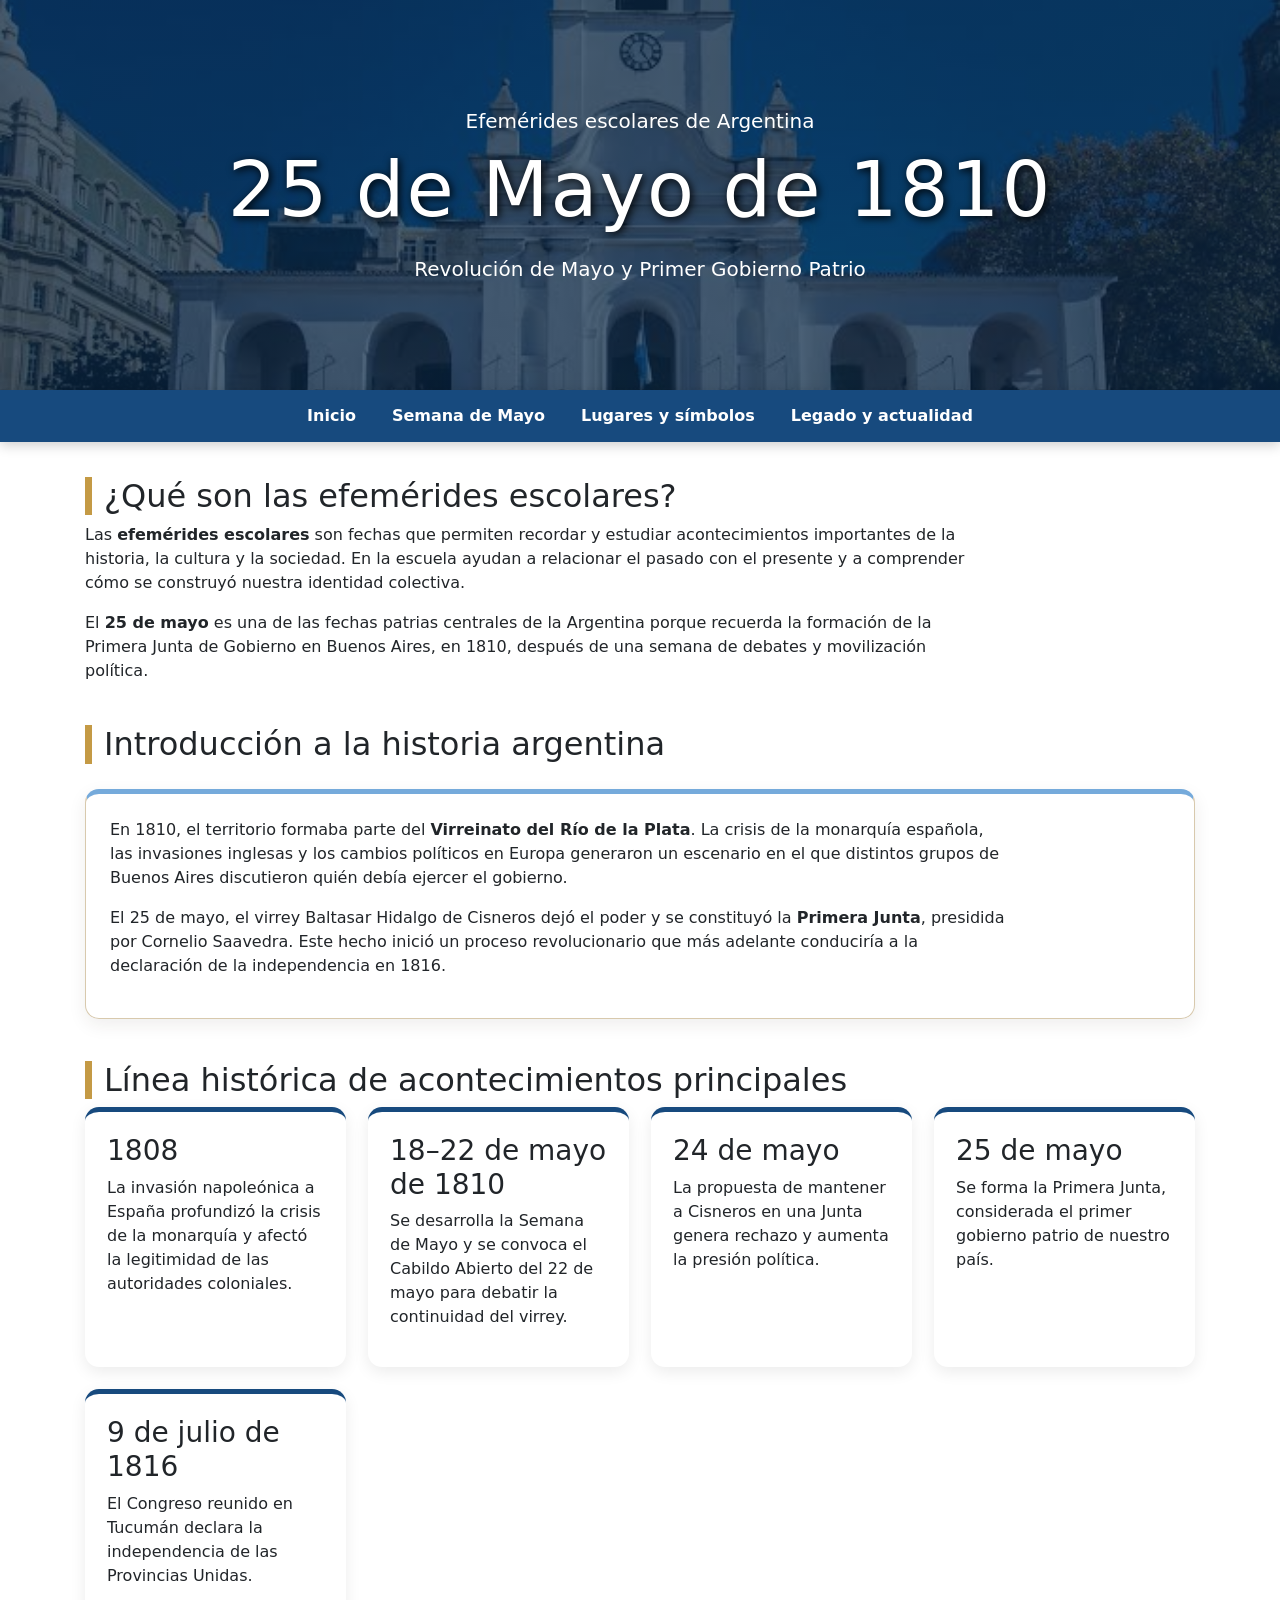
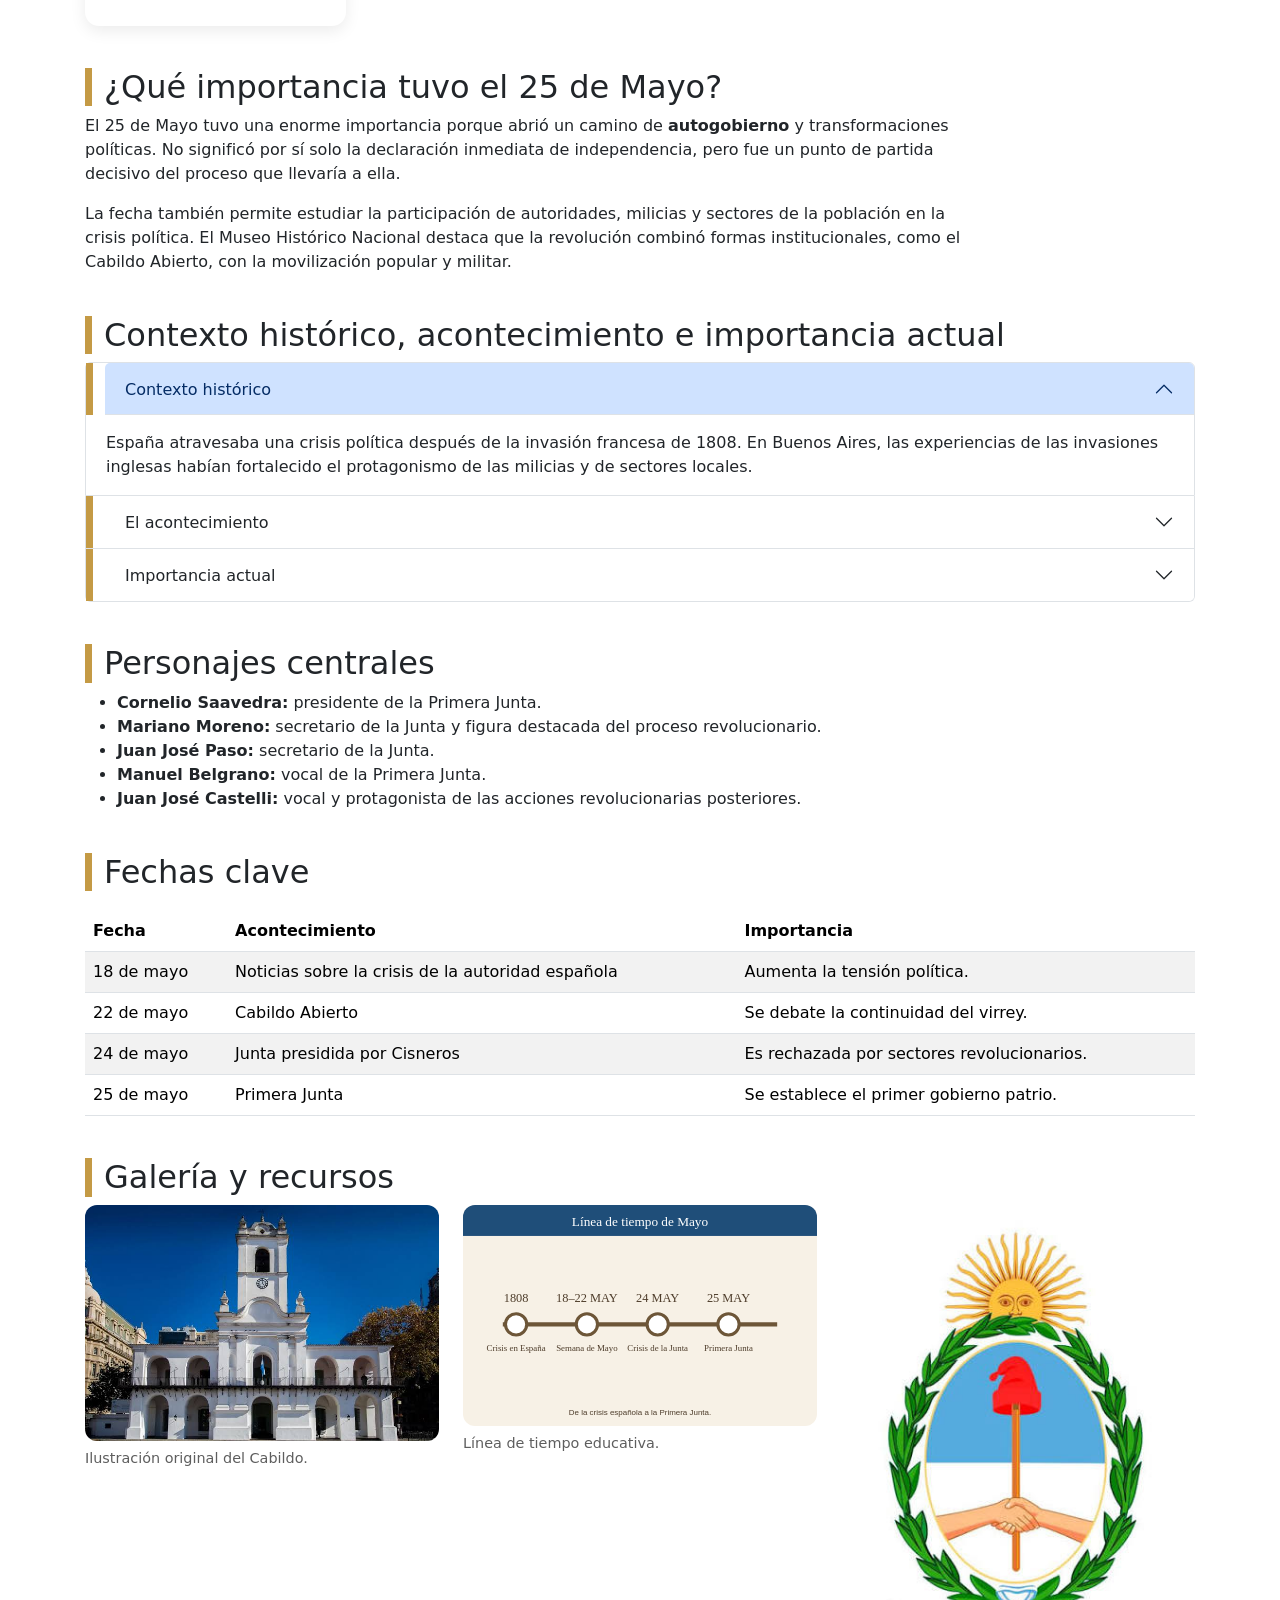
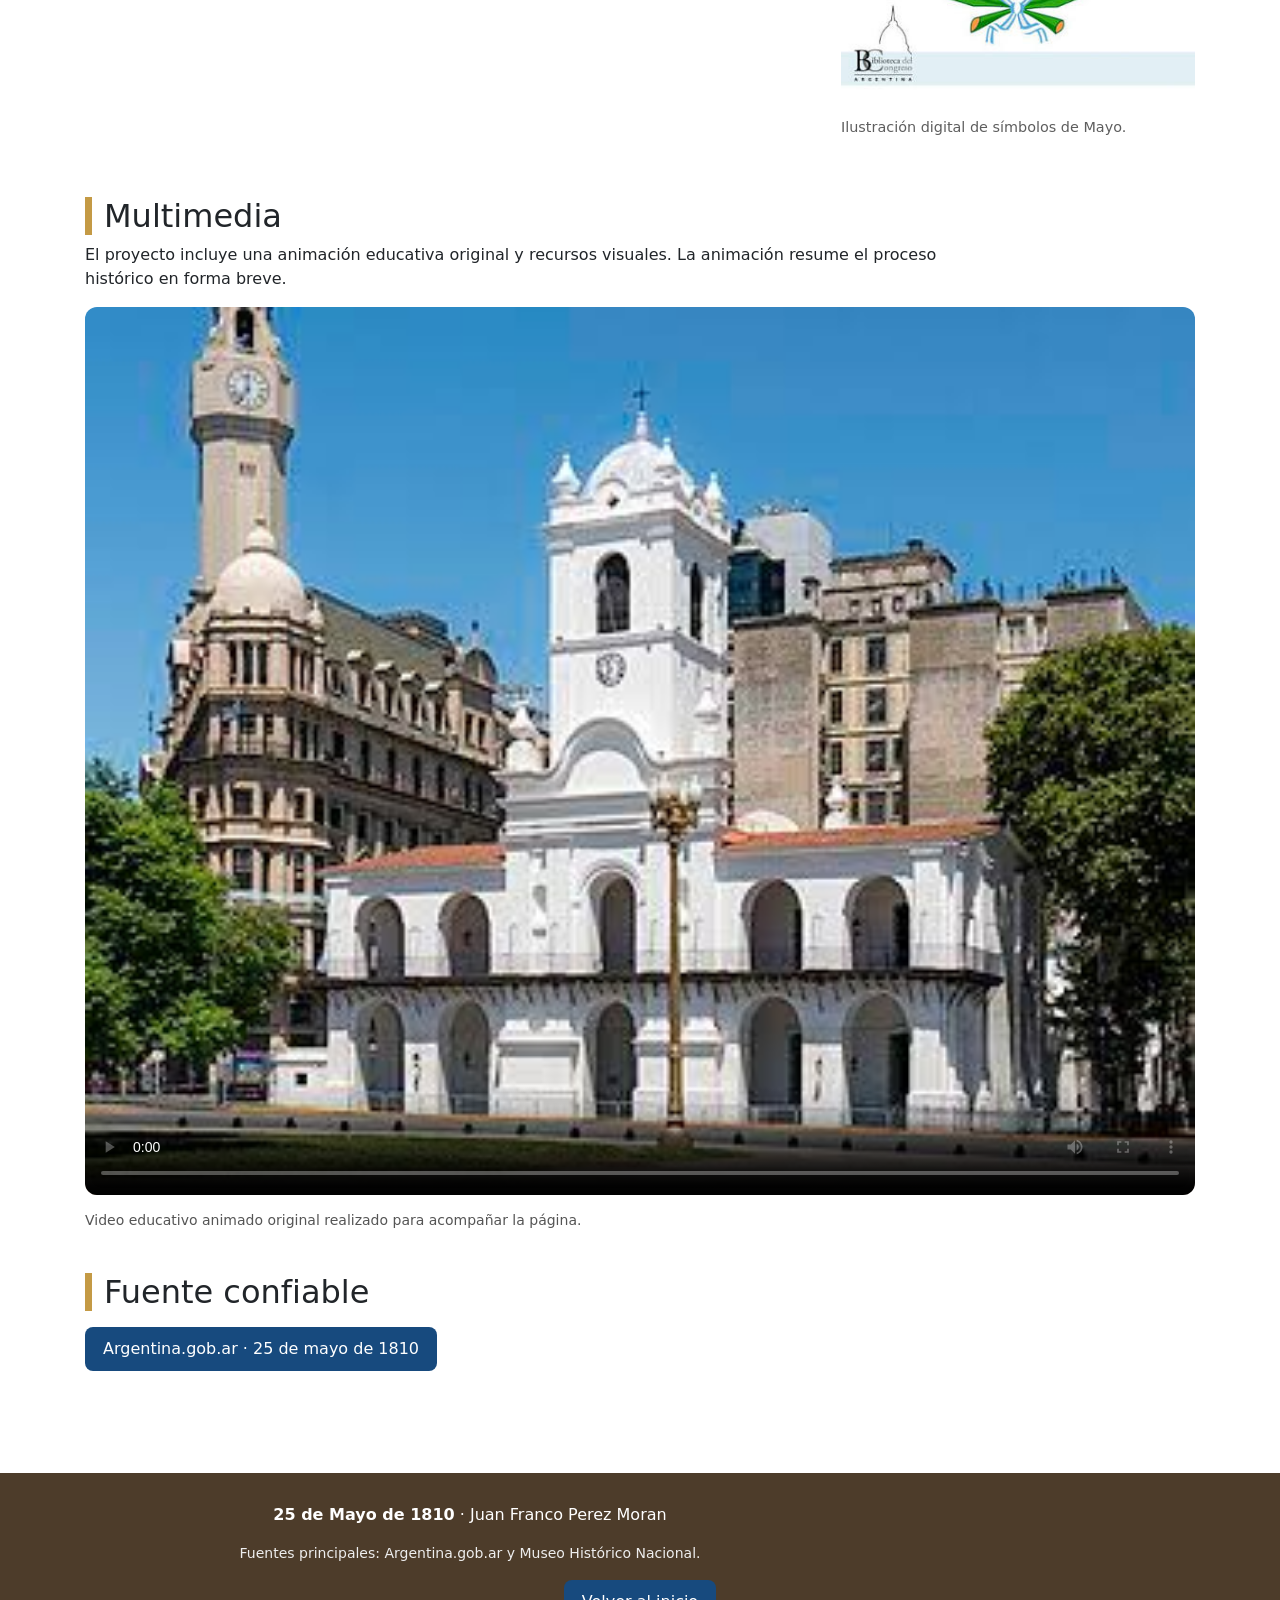
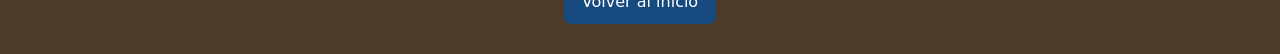
<file: index.html>
<!DOCTYPE html>
<html lang="es">
<head>
  <meta charset="UTF-8">
  <meta name="viewport" content="width=device-width, initial-scale=1.0">
  <meta name="description" content="Trabajo práctico sobre el 25 de Mayo y la Revolución de Mayo de 1810.">
  <title>25 de Mayo de 1810 | Inicio</title>
  <link rel="stylesheet" href="css/style.css">
  
<link href="https://cdn.jsdelivr.net/npm/bootstrap@5.3.3/dist/css/bootstrap.min.css" rel="stylesheet">
<script src="https://cdn.jsdelivr.net/npm/bootstrap@5.3.3/dist/js/bootstrap.bundle.min.js"></script>

</head>
<body>
<header class="hero">
  <div>
    <p class="mb-2">Efemérides escolares de Argentina</p>
    <h1>25 de Mayo de 1810</h1>
    <p>Revolución de Mayo y Primer Gobierno Patrio</p>
  </div>
</header>

<nav>
  <div class="nav-inner">
    <a href="index.html">Inicio</a>
    <a href="semana.html">Semana de Mayo</a>
    <a href="lugares.html">Lugares y símbolos</a>
    <a href="legado.html">Legado y actualidad</a>
  </div>
</nav>

<main>
  <section id="introduccion">
    <h2>¿Qué son las efemérides escolares?</h2>
    <p>Las <strong>efemérides escolares</strong> son fechas que permiten recordar y estudiar acontecimientos importantes de la historia, la cultura y la sociedad. En la escuela ayudan a relacionar el pasado con el presente y a comprender cómo se construyó nuestra identidad colectiva.</p>
    <p>El <strong>25 de mayo</strong> es una de las fechas patrias centrales de la Argentina porque recuerda la formación de la Primera Junta de Gobierno en Buenos Aires, en 1810, después de una semana de debates y movilización política.</p>
  </section>

  <section>
    <h2>Introducción a la historia argentina</h2>
    <div class="destacado" id="importancia">
      <p>En 1810, el territorio formaba parte del <strong>Virreinato del Río de la Plata</strong>. La crisis de la monarquía española, las invasiones inglesas y los cambios políticos en Europa generaron un escenario en el que distintos grupos de Buenos Aires discutieron quién debía ejercer el gobierno.</p>
      <p>El 25 de mayo, el virrey Baltasar Hidalgo de Cisneros dejó el poder y se constituyó la <strong>Primera Junta</strong>, presidida por Cornelio Saavedra. Este hecho inició un proceso revolucionario que más adelante conduciría a la declaración de la independencia en 1816.</p>
    </div>
  </section>

  <section>
    <h2>Línea histórica de acontecimientos principales</h2>
    <div class="grid">
      <div class="card-historia"><h3>1808</h3><p>La invasión napoleónica a España profundizó la crisis de la monarquía y afectó la legitimidad de las autoridades coloniales.</p></div>
      <div class="card-historia"><h3>18–22 de mayo de 1810</h3><p>Se desarrolla la Semana de Mayo y se convoca el Cabildo Abierto del 22 de mayo para debatir la continuidad del virrey.</p></div>
      <div class="card-historia"><h3>24 de mayo</h3><p>La propuesta de mantener a Cisneros en una Junta genera rechazo y aumenta la presión política.</p></div>
      <div class="card-historia"><h3>25 de mayo</h3><p>Se forma la Primera Junta, considerada el primer gobierno patrio de nuestro país.</p></div>
      <div class="card-historia"><h3>9 de julio de 1816</h3><p>El Congreso reunido en Tucumán declara la independencia de las Provincias Unidas.</p></div>
    </div>
  </section>

  <section>
    <h2>¿Qué importancia tuvo el 25 de Mayo?</h2>
    <p>El 25 de Mayo tuvo una enorme importancia porque abrió un camino de <strong>autogobierno</strong> y transformaciones políticas. No significó por sí solo la declaración inmediata de independencia, pero fue un punto de partida decisivo del proceso que llevaría a ella.</p>
    <p>La fecha también permite estudiar la participación de autoridades, milicias y sectores de la población en la crisis política. El Museo Histórico Nacional destaca que la revolución combinó formas institucionales, como el Cabildo Abierto, con la movilización popular y militar.</p>
  </section>

  <section>
    <h2>Contexto histórico, acontecimiento e importancia actual</h2>
    <div class="accordion" id="accordionContexto">
      <div class="accordion-item">
        <h2 class="accordion-header"><button class="accordion-button" data-bs-toggle="collapse" data-bs-target="#c1">Contexto histórico</button></h2>
        <div id="c1" class="accordion-collapse collapse show"><div class="accordion-body">España atravesaba una crisis política después de la invasión francesa de 1808. En Buenos Aires, las experiencias de las invasiones inglesas habían fortalecido el protagonismo de las milicias y de sectores locales.</div></div>
      </div>
      <div class="accordion-item">
        <h2 class="accordion-header"><button class="accordion-button collapsed" data-bs-toggle="collapse" data-bs-target="#c2">El acontecimiento</button></h2>
        <div id="c2" class="accordion-collapse collapse"><div class="accordion-body">El 25 de mayo de 1810 se conformó la Primera Junta: Cornelio Saavedra fue presidente; Mariano Moreno y Juan José Paso fueron secretarios; y hubo seis vocales, entre ellos Manuel Belgrano y Juan José Castelli.</div></div>
      </div>
      <div class="accordion-item">
        <h2 class="accordion-header"><button class="accordion-button collapsed" data-bs-toggle="collapse" data-bs-target="#c3">Importancia actual</button></h2>
        <div id="c3" class="accordion-collapse collapse"><div class="accordion-body">La fecha se conmemora como Día de la Revolución de Mayo y Día de la Patria. En la escuela permite reflexionar sobre ciudadanía, participación, soberanía y construcción colectiva.</div></div>
      </div>
    </div>
  </section>

  <section>
    <h2>Personajes centrales</h2>
    <ul>
      <li><strong>Cornelio Saavedra:</strong> presidente de la Primera Junta.</li>
      <li><strong>Mariano Moreno:</strong> secretario de la Junta y figura destacada del proceso revolucionario.</li>
      <li><strong>Juan José Paso:</strong> secretario de la Junta.</li>
      <li><strong>Manuel Belgrano:</strong> vocal de la Primera Junta.</li>
      <li><strong>Juan José Castelli:</strong> vocal y protagonista de las acciones revolucionarias posteriores.</li>
    </ul>
  </section>

  <section>
    <h2>Fechas clave</h2>
    <table class="table table-striped table-hover">
      <thead><tr><th>Fecha</th><th>Acontecimiento</th><th>Importancia</th></tr></thead>
      <tbody>
        <tr><td>18 de mayo</td><td>Noticias sobre la crisis de la autoridad española</td><td>Aumenta la tensión política.</td></tr>
        <tr><td>22 de mayo</td><td>Cabildo Abierto</td><td>Se debate la continuidad del virrey.</td></tr>
        <tr><td>24 de mayo</td><td>Junta presidida por Cisneros</td><td>Es rechazada por sectores revolucionarios.</td></tr>
        <tr><td>25 de mayo</td><td>Primera Junta</td><td>Se establece el primer gobierno patrio.</td></tr>
      </tbody>
    </table>
  </section>

  <section>
    <h2>Galería y recursos</h2>
    <div class="row g-4">
      <div class="col-md-4"><figure><img src="img/Cabildo bien.jpg" alt="Ilustración del Cabildo de Buenos Aires"><figcaption>Ilustración original del Cabildo.</figcaption></figure></div>
      <div class="col-md-4"><figure><img src="img/linea_mayo.svg" alt="Línea de tiempo de la Semana de Mayo"><figcaption>Línea de tiempo educativa.</figcaption></figure></div>
      <div class="col-md-4"><figure><img src="img/mayoescudo.jpg" alt="Símbolos asociados a Mayo"><figcaption>Ilustración digital de símbolos de Mayo.</figcaption></figure></div>
    </div>
  </section>

  <section>
    <h2>Multimedia</h2>
    <p>El proyecto incluye una animación educativa original y recursos visuales. La animación resume el proceso histórico en forma breve.</p>
    <video class="media" controls width="100%" poster="img/otrocabildo.jpg">
      <source src="video/video_25_mayo.mp4" type="video/mp4">
      Tu navegador no puede reproducir este video.
    </video>
    <p class="small mt-2">Video educativo animado original realizado para acompañar la página.</p>
  </section>

  <section>
    <h2>Fuente confiable</h2>
    <p></p>
    <a class="btn-patria" target="_blank" rel="noopener" href="https://www.argentina.gob.ar/node/431366">Argentina.gob.ar · 25 de mayo de 1810</a>
  </section>
</main>

<footer>
  <p><strong>25 de Mayo de 1810</strong> · Juan Franco Perez Moran</p>
  <p class="small" style="color:#eee">Fuentes principales: Argentina.gob.ar y Museo Histórico Nacional.</p>
  <a class="btn-patria" href="index.html">Volver al inicio</a>
</footer>
</body>
</html>
</file>
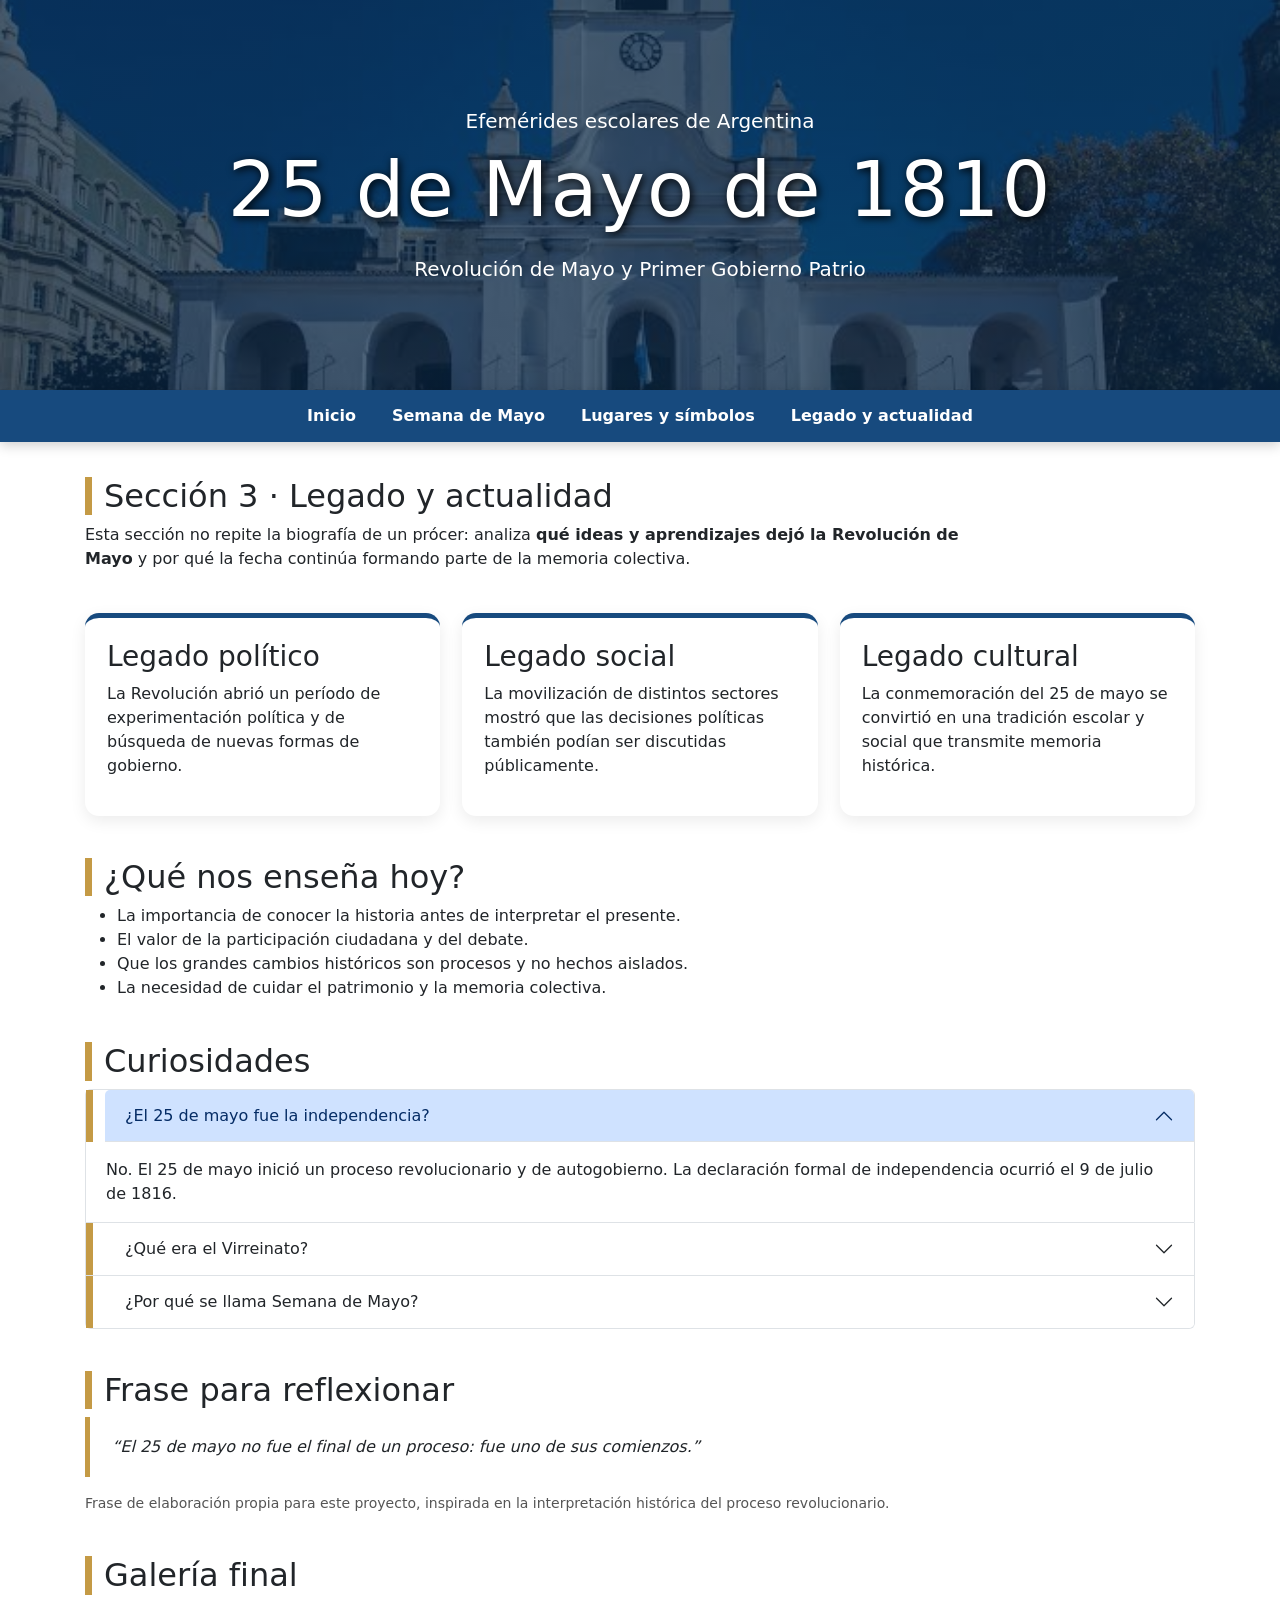
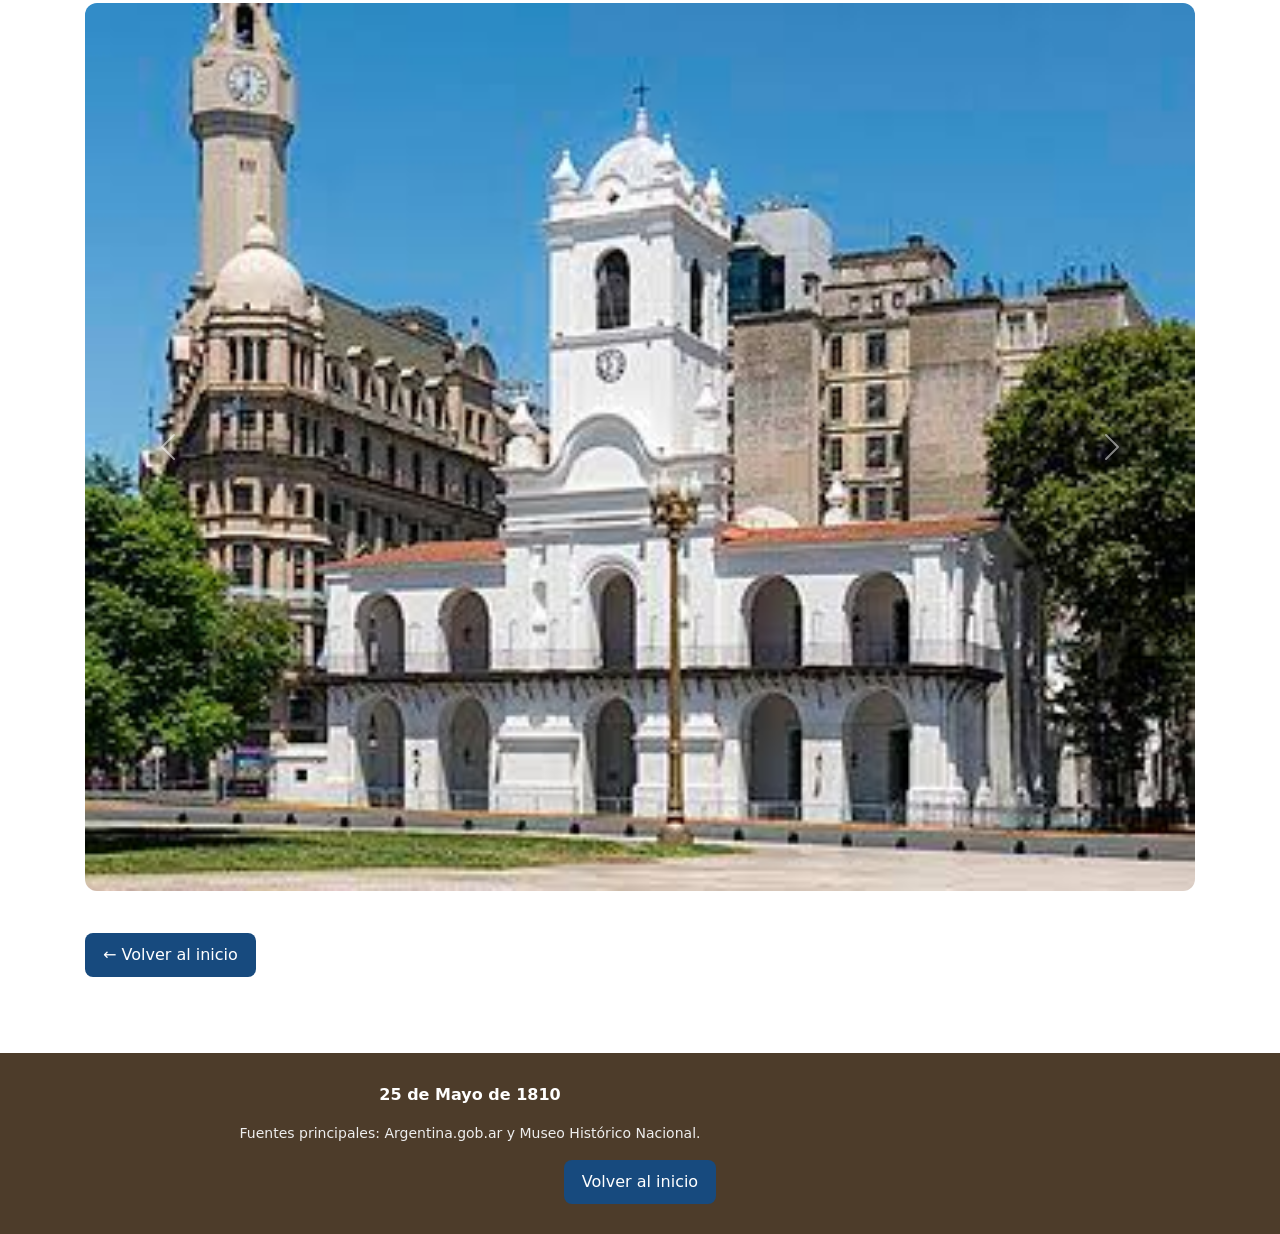
<file: legado.html>
<!DOCTYPE html>
<html lang="es">
<head>
  <meta charset="UTF-8">
  <meta name="viewport" content="width=device-width, initial-scale=1.0">
  <meta name="description" content="Trabajo práctico sobre el 25 de Mayo y la Revolución de Mayo de 1810.">
  <title>Legado y actualidad | 25 de Mayo</title>
  <link rel="stylesheet" href="css/style.css">
  
<link href="https://cdn.jsdelivr.net/npm/bootstrap@5.3.3/dist/css/bootstrap.min.css" rel="stylesheet">
<script src="https://cdn.jsdelivr.net/npm/bootstrap@5.3.3/dist/js/bootstrap.bundle.min.js"></script>

</head>
<body>
<header class="hero">
  <div>
    <p class="mb-2">Efemérides escolares de Argentina</p>
    <h1>25 de Mayo de 1810</h1>
    <p>Revolución de Mayo y Primer Gobierno Patrio</p>
  </div>
</header>

<nav>
  <div class="nav-inner">
    <a href="index.html">Inicio</a>
    <a href="semana.html">Semana de Mayo</a>
    <a href="lugares.html">Lugares y símbolos</a>
    <a href="legado.html">Legado y actualidad</a>
  </div>
</nav>

<main>
<section>
  <h2>Sección 3 · Legado y actualidad</h2>
  <p>Esta sección no repite la biografía de un prócer: analiza <strong>qué ideas y aprendizajes dejó la Revolución de Mayo</strong> y por qué la fecha continúa formando parte de la memoria colectiva.</p>
</section>

<section>
  <div class="grid">
    <article class="card-historia"><h3>Legado político</h3><p>La Revolución abrió un período de experimentación política y de búsqueda de nuevas formas de gobierno.</p></article>
    <article class="card-historia"><h3>Legado social</h3><p>La movilización de distintos sectores mostró que las decisiones políticas también podían ser discutidas públicamente.</p></article>
    <article class="card-historia"><h3>Legado cultural</h3><p>La conmemoración del 25 de mayo se convirtió en una tradición escolar y social que transmite memoria histórica.</p></article>
  </div>
</section>

<section>
  <h2>¿Qué nos enseña hoy?</h2>
  <ul>
    <li>La importancia de conocer la historia antes de interpretar el presente.</li>
    <li>El valor de la participación ciudadana y del debate.</li>
    <li>Que los grandes cambios históricos son procesos y no hechos aislados.</li>
    <li>La necesidad de cuidar el patrimonio y la memoria colectiva.</li>
  </ul>
</section>

<section>
  <h2>Curiosidades</h2>
  <div class="accordion" id="curiosidades">
    <div class="accordion-item">
      <h2 class="accordion-header"><button class="accordion-button" data-bs-toggle="collapse" data-bs-target="#cur1">¿El 25 de mayo fue la independencia?</button></h2>
      <div id="cur1" class="accordion-collapse collapse show"><div class="accordion-body">No. El 25 de mayo inició un proceso revolucionario y de autogobierno. La declaración formal de independencia ocurrió el 9 de julio de 1816.</div></div>
    </div>
    <div class="accordion-item">
      <h2 class="accordion-header"><button class="accordion-button collapsed" data-bs-toggle="collapse" data-bs-target="#cur2">¿Qué era el Virreinato?</button></h2>
      <div id="cur2" class="accordion-collapse collapse"><div class="accordion-body">Era una organización política de la monarquía española. El Virreinato del Río de la Plata incluía territorios que hoy pertenecen a varios países sudamericanos.</div></div>
    </div>
    <div class="accordion-item">
      <h2 class="accordion-header"><button class="accordion-button collapsed" data-bs-toggle="collapse" data-bs-target="#cur3">¿Por qué se llama Semana de Mayo?</button></h2>
      <div id="cur3" class="accordion-collapse collapse"><div class="accordion-body">Porque entre el 18 y el 25 de mayo de 1810 se desarrolló una sucesión de noticias, reuniones, debates y decisiones que terminó con la formación de la Primera Junta.</div></div>
    </div>
  </div>
</section>

<section>
  <h2>Frase para reflexionar</h2>
  <blockquote>“El 25 de mayo no fue el final de un proceso: fue uno de sus comienzos.”</blockquote>
  <p class="small">Frase de elaboración propia para este proyecto, inspirada en la interpretación histórica del proceso revolucionario.</p>
</section>

<section>
  <h2>Galería final</h2>
  <div id="galeria" class="carousel slide" data-bs-ride="carousel">
    <div class="carousel-inner">
      <div class="carousel-item active"><img src="img/otrocabildo.jpg" class="d-block w-100" alt="Cabildo de Buenos Aires"></div>
      <div class="carousel-item"><img src="img/linea_mayo.svg" class="d-block w-100" alt="Línea histórica"></div>
      <div class="carousel-item"><img src="img/simbolo_mayo.svg" class="d-block w-100" alt="Símbolos de Mayo"></div>
    </div>
    <button class="carousel-control-prev" type="button" data-bs-target="#galeria" data-bs-slide="prev"><span class="carousel-control-prev-icon"></span></button>
    <button class="carousel-control-next" type="button" data-bs-target="#galeria" data-bs-slide="next"><span class="carousel-control-next-icon"></span></button>
  </div>
</section>

<p><a class="btn-patria" href="index.html">← Volver al inicio</a></p>
</main>

<footer>
  <p><strong>25 de Mayo de 1810</strong> </p>
  <p class="small" style="color:#eee">Fuentes principales: Argentina.gob.ar y Museo Histórico Nacional.</p>
  <a class="btn-patria" href="index.html">Volver al inicio</a>
</footer>
</body>
</html>
</file>
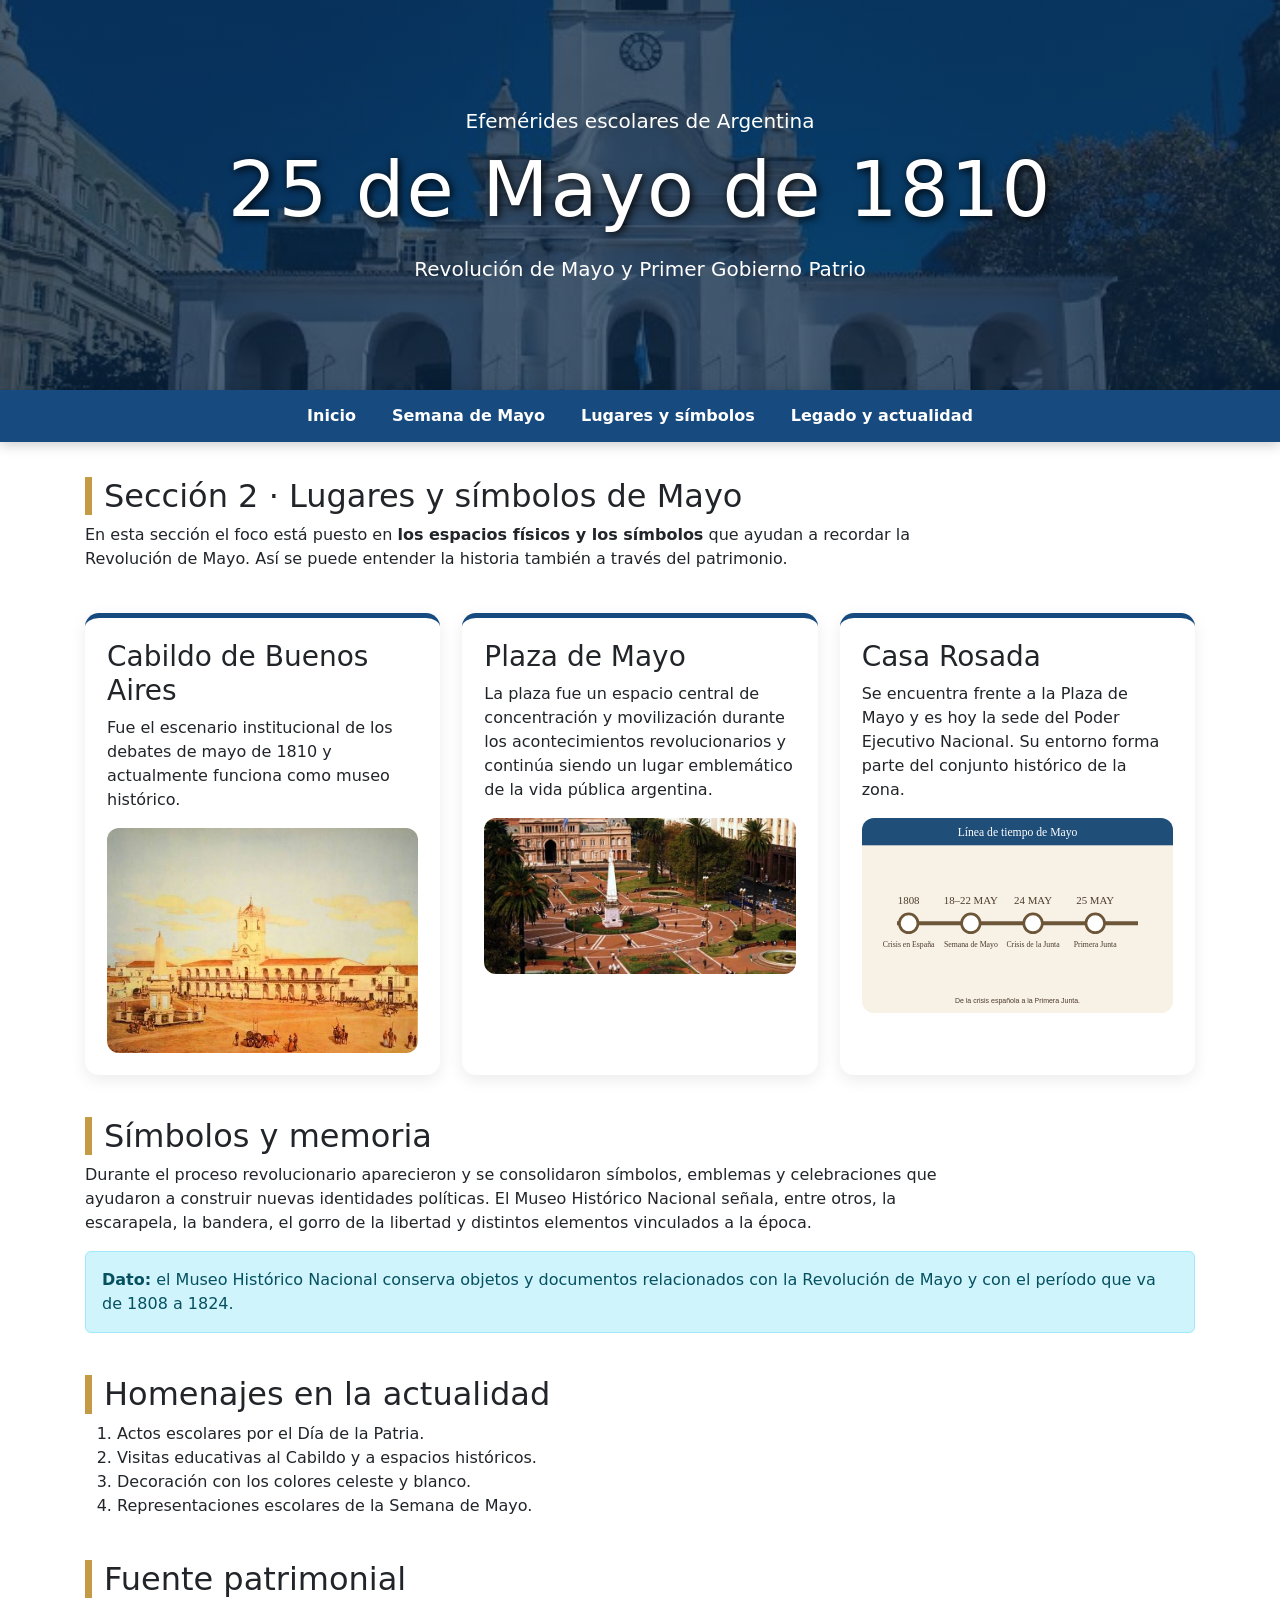
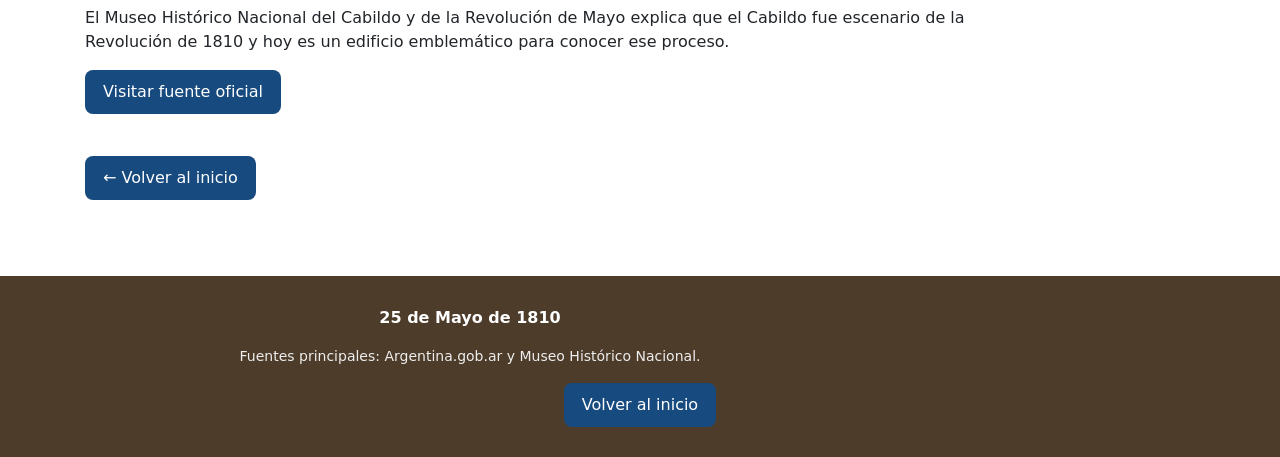
<file: lugares.html>
<!DOCTYPE html>
<html lang="es">
<head>
  <meta charset="UTF-8">
  <meta name="viewport" content="width=device-width, initial-scale=1.0">
  <meta name="description" content="Trabajo práctico sobre el 25 de Mayo y la Revolución de Mayo de 1810.">
  <title>Lugares y símbolos | 25 de Mayo</title>
  <link rel="stylesheet" href="css/style.css">
  
<link href="https://cdn.jsdelivr.net/npm/bootstrap@5.3.3/dist/css/bootstrap.min.css" rel="stylesheet">
<script src="https://cdn.jsdelivr.net/npm/bootstrap@5.3.3/dist/js/bootstrap.bundle.min.js"></script>

</head>
<body>
<header class="hero">
  <div>
    <p class="mb-2">Efemérides escolares de Argentina</p>
    <h1>25 de Mayo de 1810</h1>
    <p>Revolución de Mayo y Primer Gobierno Patrio</p>
  </div>
</header>

<nav>
  <div class="nav-inner">
    <a href="index.html">Inicio</a>
    <a href="semana.html">Semana de Mayo</a>
    <a href="lugares.html">Lugares y símbolos</a>
    <a href="legado.html">Legado y actualidad</a>
  </div>
</nav>

<main>
<section>
  <h2>Sección 2 · Lugares y símbolos de Mayo</h2>
  <p>En esta sección el foco está puesto en <strong>los espacios físicos y los símbolos</strong> que ayudan a recordar la Revolución de Mayo. Así se puede entender la historia también a través del patrimonio.</p>
</section>

<section>
  <div class="grid">
    <article class="card-historia">
      <h3>Cabildo de Buenos Aires</h3>
      <p>Fue el escenario institucional de los debates de mayo de 1810 y actualmente funciona como museo histórico.</p>
      <img src="img/unultimocabildo.jpg" alt="Ilustración del Cabildo">
    </article>
    <article class="card-historia">
      <h3>Plaza de Mayo</h3>
      <p>La plaza fue un espacio central de concentración y movilización durante los acontecimientos revolucionarios y continúa siendo un lugar emblemático de la vida pública argentina.</p>
      <img src="img/plazamayo.jpg" alt="Ilustración simbólica de Mayo">
    </article>
    <article class="card-historia">
      <h3>Casa Rosada</h3>
      <p>Se encuentra frente a la Plaza de Mayo y es hoy la sede del Poder Ejecutivo Nacional. Su entorno forma parte del conjunto histórico de la zona.</p>
      <img src="img/linea_mayo.svg" alt="Ilustración histórica">
    </article>
  </div>
</section>

<section>
  <h2>Símbolos y memoria</h2>
  <p>Durante el proceso revolucionario aparecieron y se consolidaron símbolos, emblemas y celebraciones que ayudaron a construir nuevas identidades políticas. El Museo Histórico Nacional señala, entre otros, la escarapela, la bandera, el gorro de la libertad y distintos elementos vinculados a la época.</p>
  <div class="alert alert-info" role="alert">
    <strong>Dato:</strong> el Museo Histórico Nacional conserva objetos y documentos relacionados con la Revolución de Mayo y con el período que va de 1808 a 1824.
  </div>
</section>

<section>
  <h2>Homenajes en la actualidad</h2>
  <ol>
    <li>Actos escolares por el Día de la Patria.</li>
    <li>Visitas educativas al Cabildo y a espacios históricos.</li>
    <li>Decoración con los colores celeste y blanco.</li>
    <li>Representaciones escolares de la Semana de Mayo.</li>
  </ol>
</section>

<section>
  <h2>Fuente patrimonial</h2>
  <p>El Museo Histórico Nacional del Cabildo y de la Revolución de Mayo explica que el Cabildo fue escenario de la Revolución de 1810 y hoy es un edificio emblemático para conocer ese proceso.</p>
  <a class="btn-patria" target="_blank" rel="noopener" href="https://www.argentina.gob.ar/secretariageneral/museo-casa-rosada/museo-historico-del-cabildo-y-de-la-revolucion-de-mayo">Visitar fuente oficial</a>
</section>

<p><a class="btn-patria" href="index.html">← Volver al inicio</a></p>
</main>

<footer>
  <p><strong>25 de Mayo de 1810</strong> </p>
  <p class="small" style="color:#eee">Fuentes principales: Argentina.gob.ar y Museo Histórico Nacional.</p>
  <a class="btn-patria" href="index.html">Volver al inicio</a>
</footer>
</body>
</html>
</file>
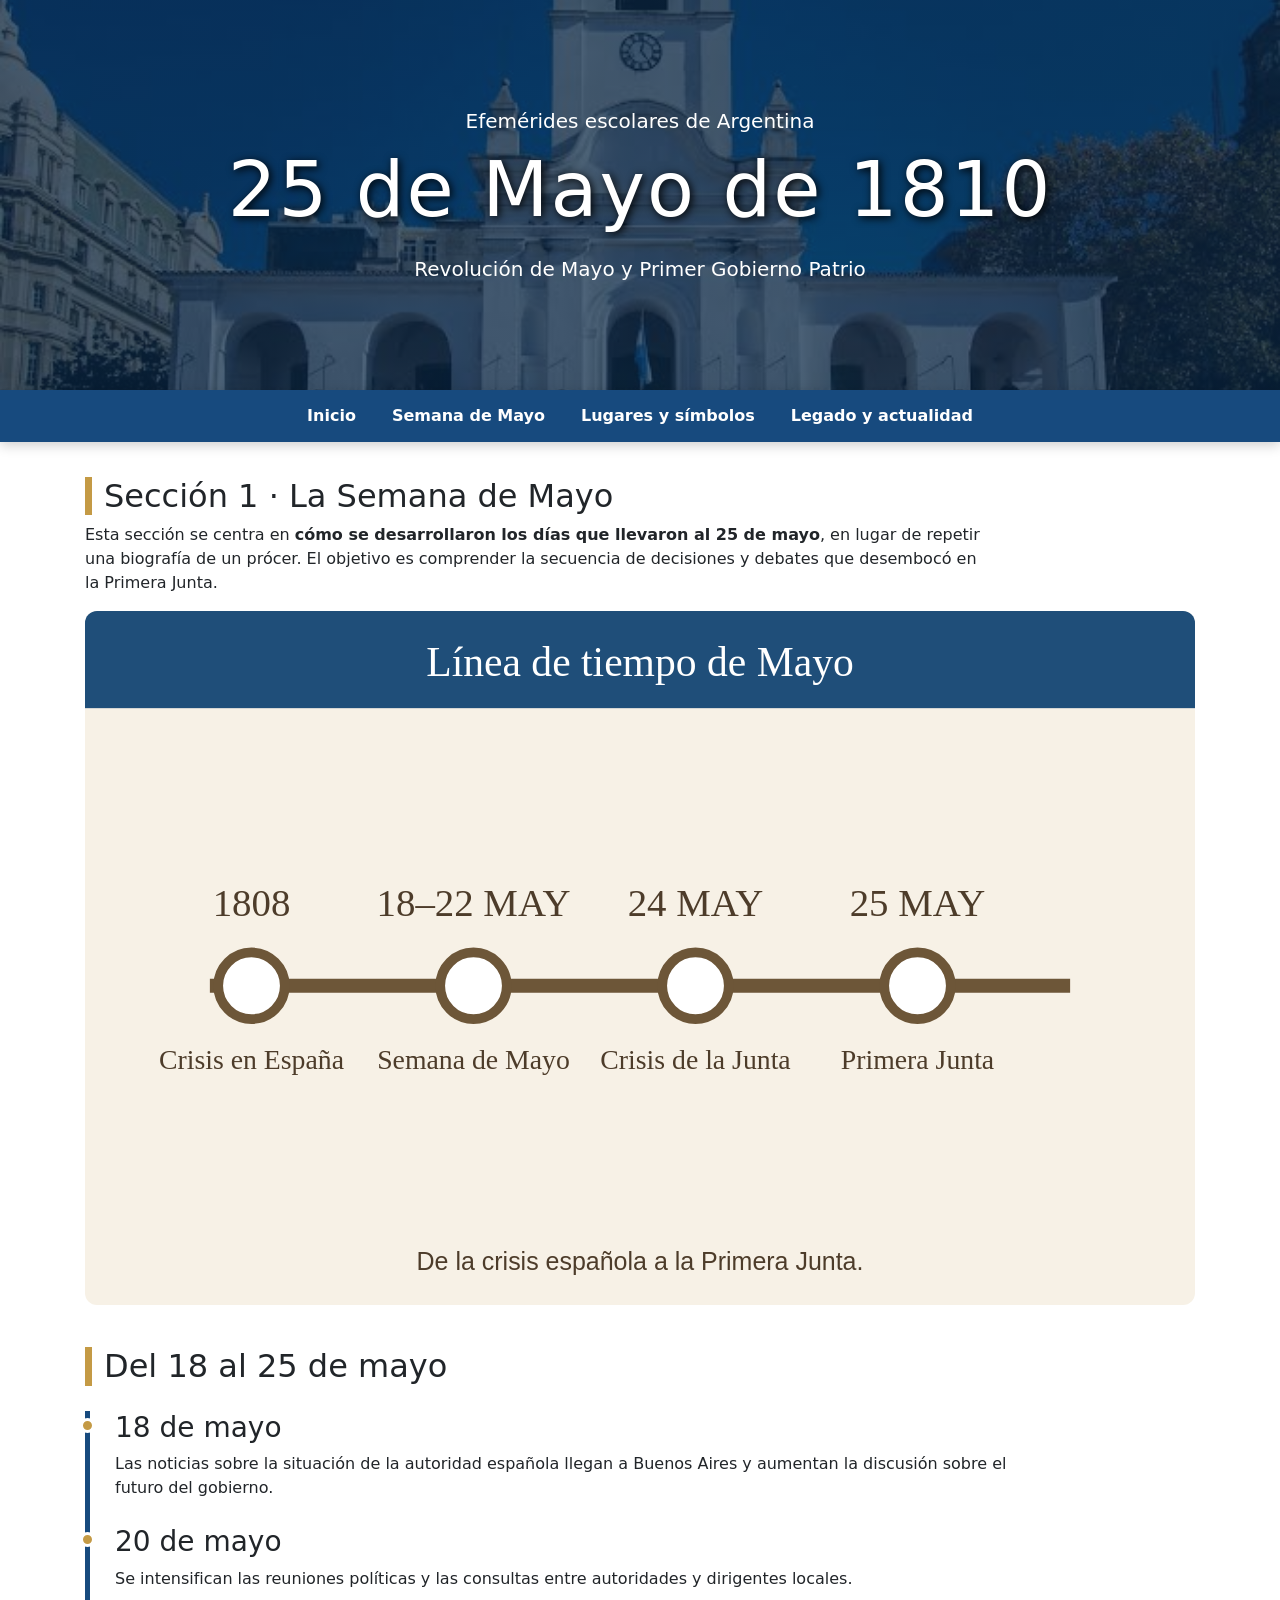
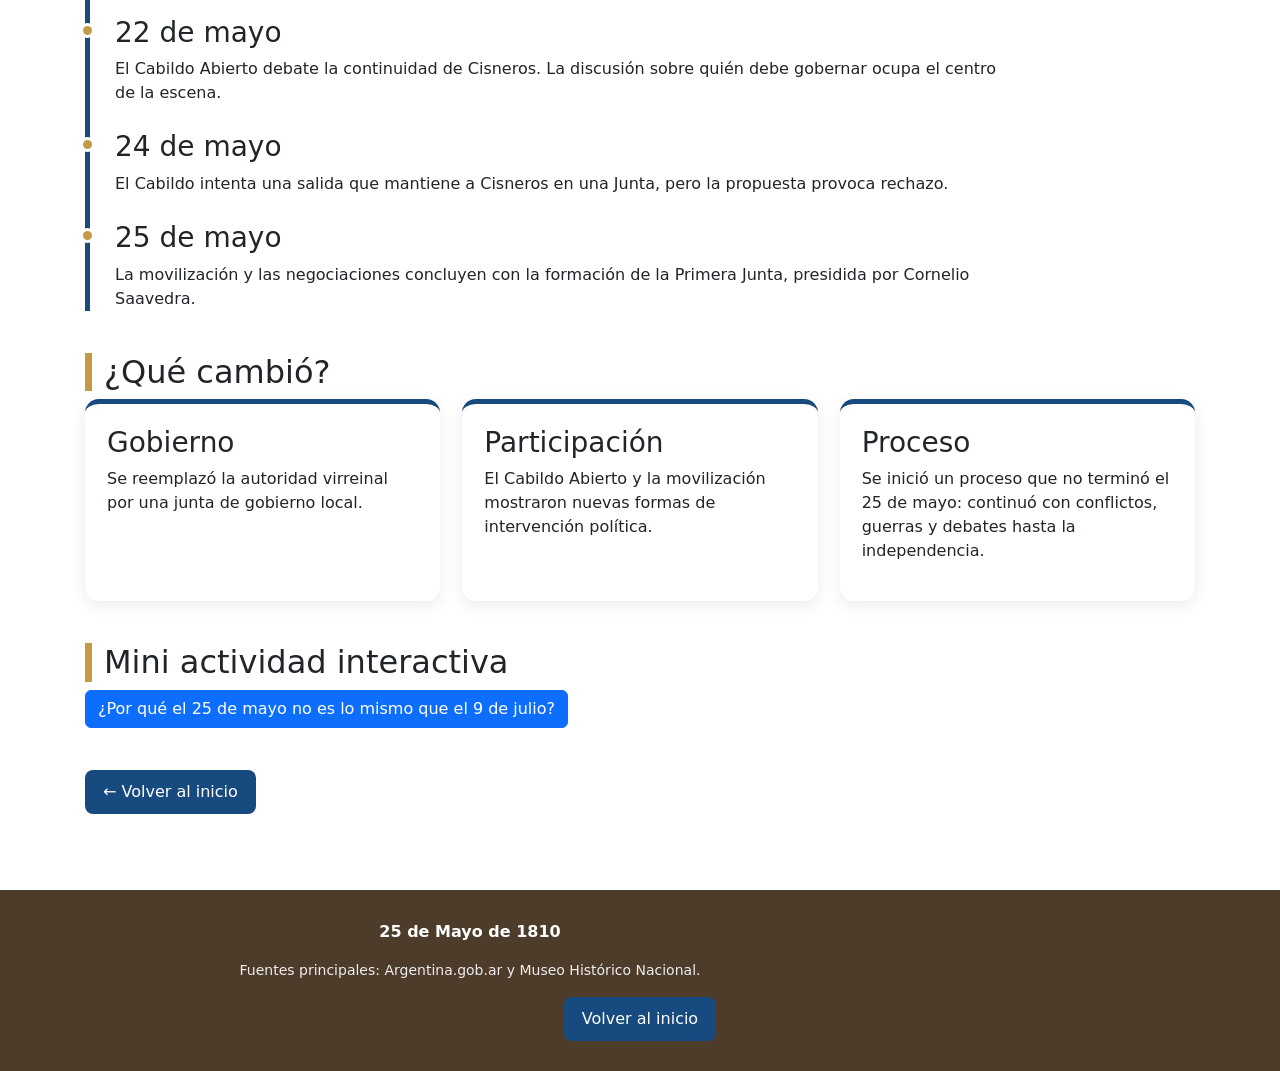
<file: semana.html>
<!DOCTYPE html>
<html lang="es">
<head>
  <meta charset="UTF-8">
  <meta name="viewport" content="width=device-width, initial-scale=1.0">
  <meta name="description" content="Trabajo práctico sobre el 25 de Mayo y la Revolución de Mayo de 1810.">
  <title>Semana de Mayo | 25 de Mayo</title>
  <link rel="stylesheet" href="css/style.css">
  
<link href="https://cdn.jsdelivr.net/npm/bootstrap@5.3.3/dist/css/bootstrap.min.css" rel="stylesheet">
<script src="https://cdn.jsdelivr.net/npm/bootstrap@5.3.3/dist/js/bootstrap.bundle.min.js"></script>

</head>
<body>
<header class="hero">
  <div>
    <p class="mb-2">Efemérides escolares de Argentina</p>
    <h1>25 de Mayo de 1810</h1>
    <p>Revolución de Mayo y Primer Gobierno Patrio</p>
  </div>
</header>

<nav>
  <div class="nav-inner">
    <a href="index.html">Inicio</a>
    <a href="semana.html">Semana de Mayo</a>
    <a href="lugares.html">Lugares y símbolos</a>
    <a href="legado.html">Legado y actualidad</a>
  </div>
</nav>

<main>
<section>
  <h2>Sección 1 · La Semana de Mayo</h2>
  <p>Esta sección se centra en <strong>cómo se desarrollaron los días que llevaron al 25 de mayo</strong>, en lugar de repetir una biografía de un prócer. El objetivo es comprender la secuencia de decisiones y debates que desembocó en la Primera Junta.</p>
  <figure class="mb-4"><img src="img/linea_mayo.svg" alt="Línea histórica de la Semana de Mayo"></figure>
</section>

<section>
  <h2>Del 18 al 25 de mayo</h2>
  <div class="timeline">
    <article><h3>18 de mayo</h3><p>Las noticias sobre la situación de la autoridad española llegan a Buenos Aires y aumentan la discusión sobre el futuro del gobierno.</p></article>
    <article><h3>20 de mayo</h3><p>Se intensifican las reuniones políticas y las consultas entre autoridades y dirigentes locales.</p></article>
    <article><h3>22 de mayo</h3><p>El Cabildo Abierto debate la continuidad de Cisneros. La discusión sobre quién debe gobernar ocupa el centro de la escena.</p></article>
    <article><h3>24 de mayo</h3><p>El Cabildo intenta una salida que mantiene a Cisneros en una Junta, pero la propuesta provoca rechazo.</p></article>
    <article><h3>25 de mayo</h3><p>La movilización y las negociaciones concluyen con la formación de la Primera Junta, presidida por Cornelio Saavedra.</p></article>
  </div>
</section>

<section>
  <h2>¿Qué cambió?</h2>
  <div class="grid">
    <article class="card-historia"><h3>Gobierno</h3><p>Se reemplazó la autoridad virreinal por una junta de gobierno local.</p></article>
    <article class="card-historia"><h3>Participación</h3><p>El Cabildo Abierto y la movilización mostraron nuevas formas de intervención política.</p></article>
    <article class="card-historia"><h3>Proceso</h3><p>Se inició un proceso que no terminó el 25 de mayo: continuó con conflictos, guerras y debates hasta la independencia.</p></article>
  </div>
</section>

<section>
  <h2>Mini actividad interactiva</h2>
  <button class="btn btn-primary" type="button" data-bs-toggle="collapse" data-bs-target="#respuesta">¿Por qué el 25 de mayo no es lo mismo que el 9 de julio?</button>
  <div class="collapse mt-3" id="respuesta">
    <div class="card card-body">El 25 de mayo de 1810 recuerda la formación de la Primera Junta y el inicio de un proceso revolucionario. El 9 de julio de 1816 recuerda la declaración formal de independencia de las Provincias Unidas.</div>
  </div>
</section>

<p><a class="btn-patria" href="index.html">← Volver al inicio</a></p>
</main>

<footer>
  <p><strong>25 de Mayo de 1810</strong> </p>
  <p class="small" style="color:#eee">Fuentes principales: Argentina.gob.ar y Museo Histórico Nacional.</p>
  <a class="btn-patria" href="index.html">Volver al inicio</a>
</footer>
</body>
</html>
</file>
<file: css/style.css>
/* =========================================================
   SITIO WEB: 25 DE MAYO - REVOLUCIÓN DE MAYO
   Hoja de estilos externa
   ========================================================= */

:root {
  --azul: #174a7e;
  --azul-claro: #75aadb;
  --celeste: #dcecf8;
  --crema: #f7f1e6;
  --dorado: #c49a45;
  --marron: #4d3c2a;
  --blanco: #ffffff;
}

* { box-sizing: border-box; }

html { scroll-behavior: smooth; }

body {
  margin: 0;
  background: var(--crema);
  color: #252525;
  font-family: Georgia, "Times New Roman", serif;
  line-height: 1.7;
}

header {
  /* Fondo de imagen solicitado en la consigna */
  background:
    linear-gradient(rgba(10, 40, 70, .72), rgba(10, 40, 70, .72)),
    url("../img/Cabildo\ bien.jpg") center/cover no-repeat;
  min-height: 390px;
  display: flex;
  align-items: center;
  justify-content: center;
  text-align: center;
  padding: 50px 20px;
  color: white;
}

.hero h1 {
  font-size: clamp(2.4rem, 6vw, 4.8rem);
  margin: 0;
  letter-spacing: 2px;
  text-shadow: 2px 2px 8px #000;
}

.hero p {
  font-size: 1.25rem;
  max-width: 850px;
  margin: 18px auto;
}

nav {
  /* Fondo de color en el Nav */
  background: var(--azul);
  position: sticky;
  top: 0;
  z-index: 1000;
  box-shadow: 0 3px 12px rgba(0,0,0,.2);
}

.nav-inner {
  max-width: 1150px;
  margin: auto;
  display: flex;
  flex-wrap: wrap;
  justify-content: center;
}

nav a {
  color: white;
  text-decoration: none;
  padding: 14px 18px;
  font-weight: bold;
}

nav a:hover { background: #0d3459; }

main {
  max-width: 1150px;
  margin: auto;
  padding: 35px 20px 60px;
}

section {
  margin-bottom: 42px;
}

h2 {
  color: var(--azul);
  border-left: 7px solid var(--dorado);
  padding-left: 12px;
}

h3 { color: var(--marron); }

p { max-width: 900px; }

.destacado {
  background: white;
  border: 1px solid #d8c9ad;
  border-radius: 14px;
  padding: 24px;
  margin: 25px 0;
  box-shadow: 0 6px 18px rgba(50,40,20,.08);
}

#importancia {
  border-top: 5px solid var(--azul-claro);
}

.grid {
  display: grid;
  grid-template-columns: repeat(auto-fit, minmax(260px, 1fr));
  gap: 22px;
}

.card-historia {
  background: white;
  border-radius: 14px;
  padding: 22px;
  border-top: 5px solid var(--azul);
  box-shadow: 0 5px 16px rgba(0,0,0,.08);
}

img, .media {
  max-width: 100%;
  border-radius: 12px;
}

figure { margin: 0; }

figcaption {
  font-size: .9rem;
  color: #5e5e5e;
  margin-top: 7px;
}

table {
  width: 100%;
  border-collapse: collapse;
  background: white;
  margin: 20px 0;
}

th, td {
  padding: 13px;
  border: 1px solid #cfc3ae;
  text-align: left;
}

th {
  background: var(--azul);
  color: white;
}

blockquote {
  border-left: 5px solid var(--dorado);
  background: #fff;
  padding: 18px 22px;
  margin: 25px 0;
  font-style: italic;
}

footer {
  /* Fondo de color en el Footer */
  background: var(--marron);
  color: white;
  text-align: center;
  padding: 30px 20px;
}

.btn-patria {
  display: inline-block;
  background: var(--azul);
  color: white;
  padding: 10px 18px;
  border-radius: 8px;
  text-decoration: none;
  border: none;
  cursor: pointer;
}

.btn-patria:hover { background: #0d3459; }

.ia-badge {
  display: inline-block;
  background: #ece3cf;
  color: #4d3c2a;
  border-radius: 30px;
  padding: 5px 12px;
  font-size: .8rem;
  font-weight: bold;
}

.timeline {
  border-left: 5px solid var(--azul);
  margin: 25px 0;
  padding-left: 25px;
}

.timeline article {
  margin-bottom: 25px;
  position: relative;
}

.timeline article::before {
  content: "";
  width: 15px;
  height: 15px;
  background: var(--dorado);
  border: 3px solid white;
  border-radius: 50%;
  position: absolute;
  left: -35px;
  top: 7px;
}

.small { font-size: .92rem; color: #555; }

@media (max-width: 650px) {
  nav a { padding: 10px 11px; font-size: .9rem; }
  header { min-height: 330px; }
  .hero h1 { font-size: 2.5rem; }
}
</file>
